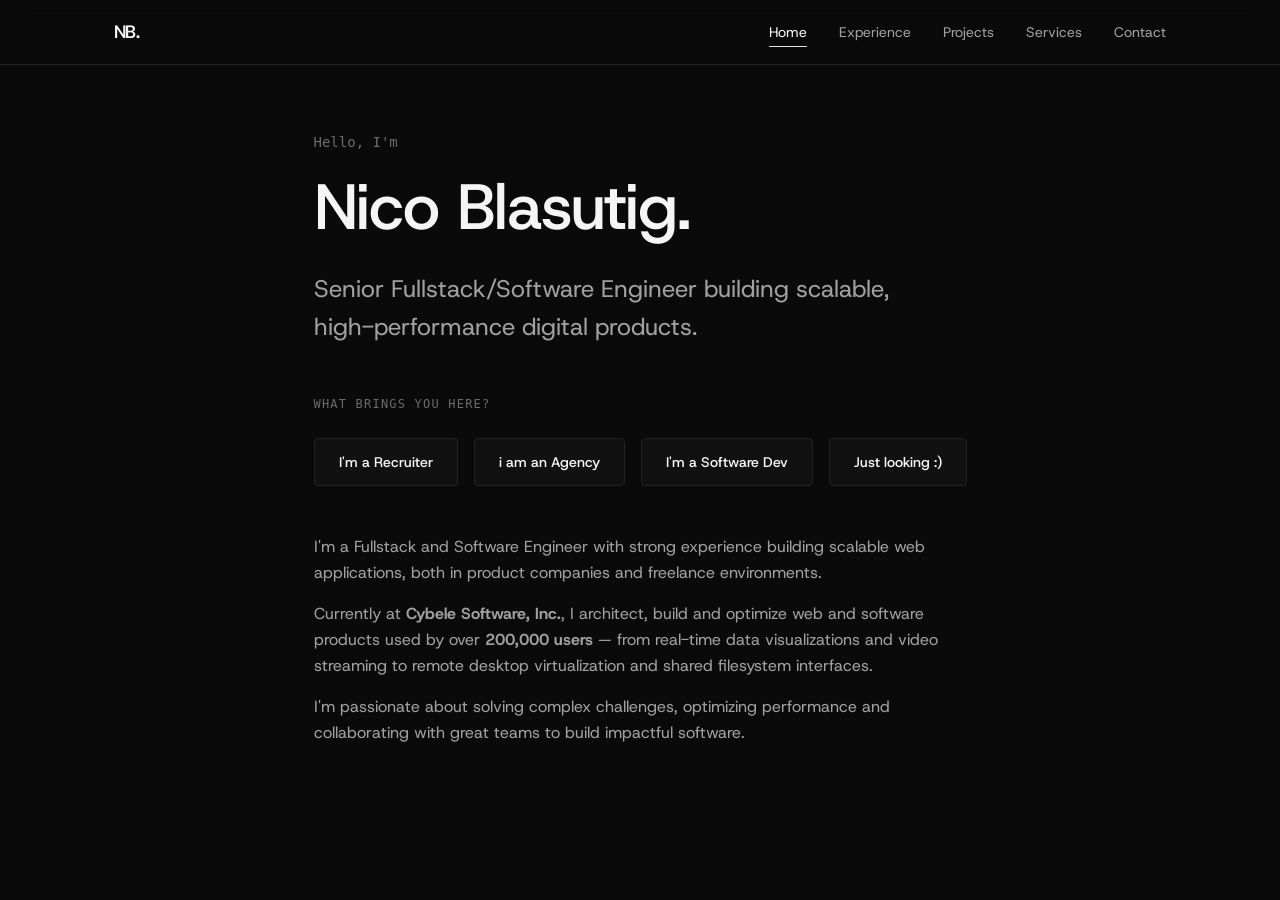
<file: index.html>
<!DOCTYPE html>
<html lang="en">
<head>
  <meta name="viewport" content="width=device-width, initial-scale=1.0">
  <title>Portfolio — Nico Blasutig</title>

  <link rel="preconnect" href="https://fonts.googleapis.com">
  <link rel="preconnect" href="https://fonts.gstatic.com" crossorigin>
  <link href="https://fonts.googleapis.com/css2?family=Host+Grotesk:wght@300;400;500;600;700&display=swap" rel="stylesheet">

  <link rel="stylesheet" href="./css/styles.css">
</head>
<body>

  <nav class="nav">
    <div class="container">
      <a href="./index.html" class="nav__logo">NB.</a>
      <div class="nav__links">
        <a href="./index.html">Home</a>
        <a href="./pages/experience.html">Experience</a>
        <a href="./pages/projects.html">Projects</a>
        <a href="./pages/services.html">Services</a>
        <a href="./pages/contact.html">Contact</a>
      </div>
    </div>
  </nav>

  <section class="hero">
    <div class="container">
      <div class="hero__content">
        <p class="hero__greeting">Hello, I'm</p>
        <h1 class="hero__title">Nico Blasutig.</h1>
        <p class="hero__subtitle">
          Senior Fullstack/Software Engineer building scalable, high-performance digital products.
        </p>

        <div class="hero__cta">
          <span class="hero__cta-label">What brings you here?</span>
          <div class="hero__cta-buttons">
            <button class="btn" data-redirect="recruiter">I'm a Recruiter</button>
            <a class="btn" href="./pages/services.html">i am an Agency</a>
            <button class="btn" data-redirect="developer">I'm a Software Dev</button>
            <button class="btn" data-redirect="projects">Just looking :)</button>
          </div>
        </div>

        <div class="hero__about">
          <p>
            I'm a Fullstack and Software Engineer with strong experience building scalable web applications, both in product companies and freelance environments.
          </p>
          <p>
            Currently at <strong>Cybele Software, Inc.</strong>, I architect, build and optimize web and software products used by over <strong>200,000 users</strong> — from real-time data visualizations and video streaming to remote desktop virtualization and shared filesystem interfaces.
          </p>
          <p>
            I'm passionate about solving complex challenges, optimizing performance and collaborating with great teams to build impactful software.
          </p>
        </div>
      </div>
    </div>
  </section>

  <script src="./js/main.js"></script>
</body>
</html>
</file>
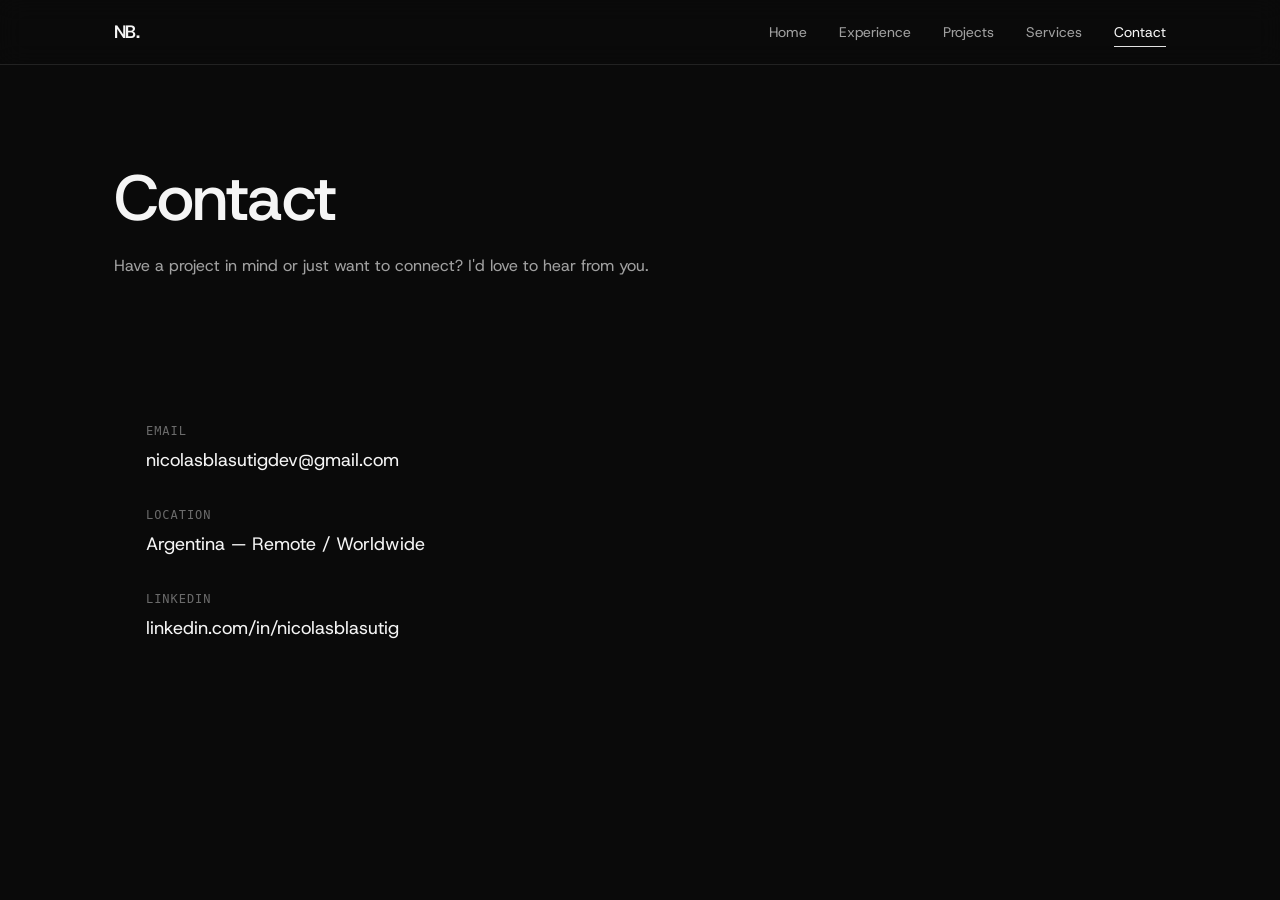
<file: pages/contact.html>
<!DOCTYPE html>
<html lang="en">
<head>
  <meta charset="UTF-8">
  <meta name="viewport" content="width=device-width, initial-scale=1.0">
  <title>Portfolio — Contact</title>

  <link rel="preconnect" href="https://fonts.googleapis.com">
  <link rel="preconnect" href="https://fonts.gstatic.com" crossorigin>
  <link href="https://fonts.googleapis.com/css2?family=Host+Grotesk:wght@300;400;500;600;700&display=swap" rel="stylesheet">

  <link rel="stylesheet" href="../css/styles.css">
</head>
<body>

  <nav class="nav">
    <div class="container">
      <a href="../index.html" class="nav__logo">NB.</a>
      <div class="nav__links">
        <a href="../index.html">Home</a>
        <a href="./experience.html">Experience</a>
        <a href="./projects.html">Projects</a>
        <a href="./services.html">Services</a>
        <a href="./contact.html">Contact</a>
      </div>
    </div>
  </nav>

  <section class="page-header">
    <div class="container">
      <h1>Contact</h1>
      <p>Have a project in mind or just want to connect? I'd love to hear from you.</p>
    </div>
  </section>

  <section>
    <div class="container">
      <div class="contact-info" style="gap: var(--space-8);">
        <div class="contact-info__item">
          <span class="contact-info__label">Email</span>
          <span class="contact-info__value">
            <a href="mailto:nicolasblasutigdev@gmail.com">nicolasblasutigdev@gmail.com</a>
          </span>
        </div>
        <div class="contact-info__item">
          <span class="contact-info__label">Location</span>
          <span class="contact-info__value">Argentina — Remote / Worldwide</span>
        </div>
        <div class="contact-info__item">
          <span class="contact-info__label">LinkedIn</span>
          <span class="contact-info__value">
            <a href="https://www.linkedin.com/in/nicolasblasutig/" target="_blank" rel="noopener">linkedin.com/in/nicolasblasutig</a>
          </span>
        </div>
      </div>
    </div>
  </section>

  <script src="../js/main.js"></script>
</body>
</html>
</file>
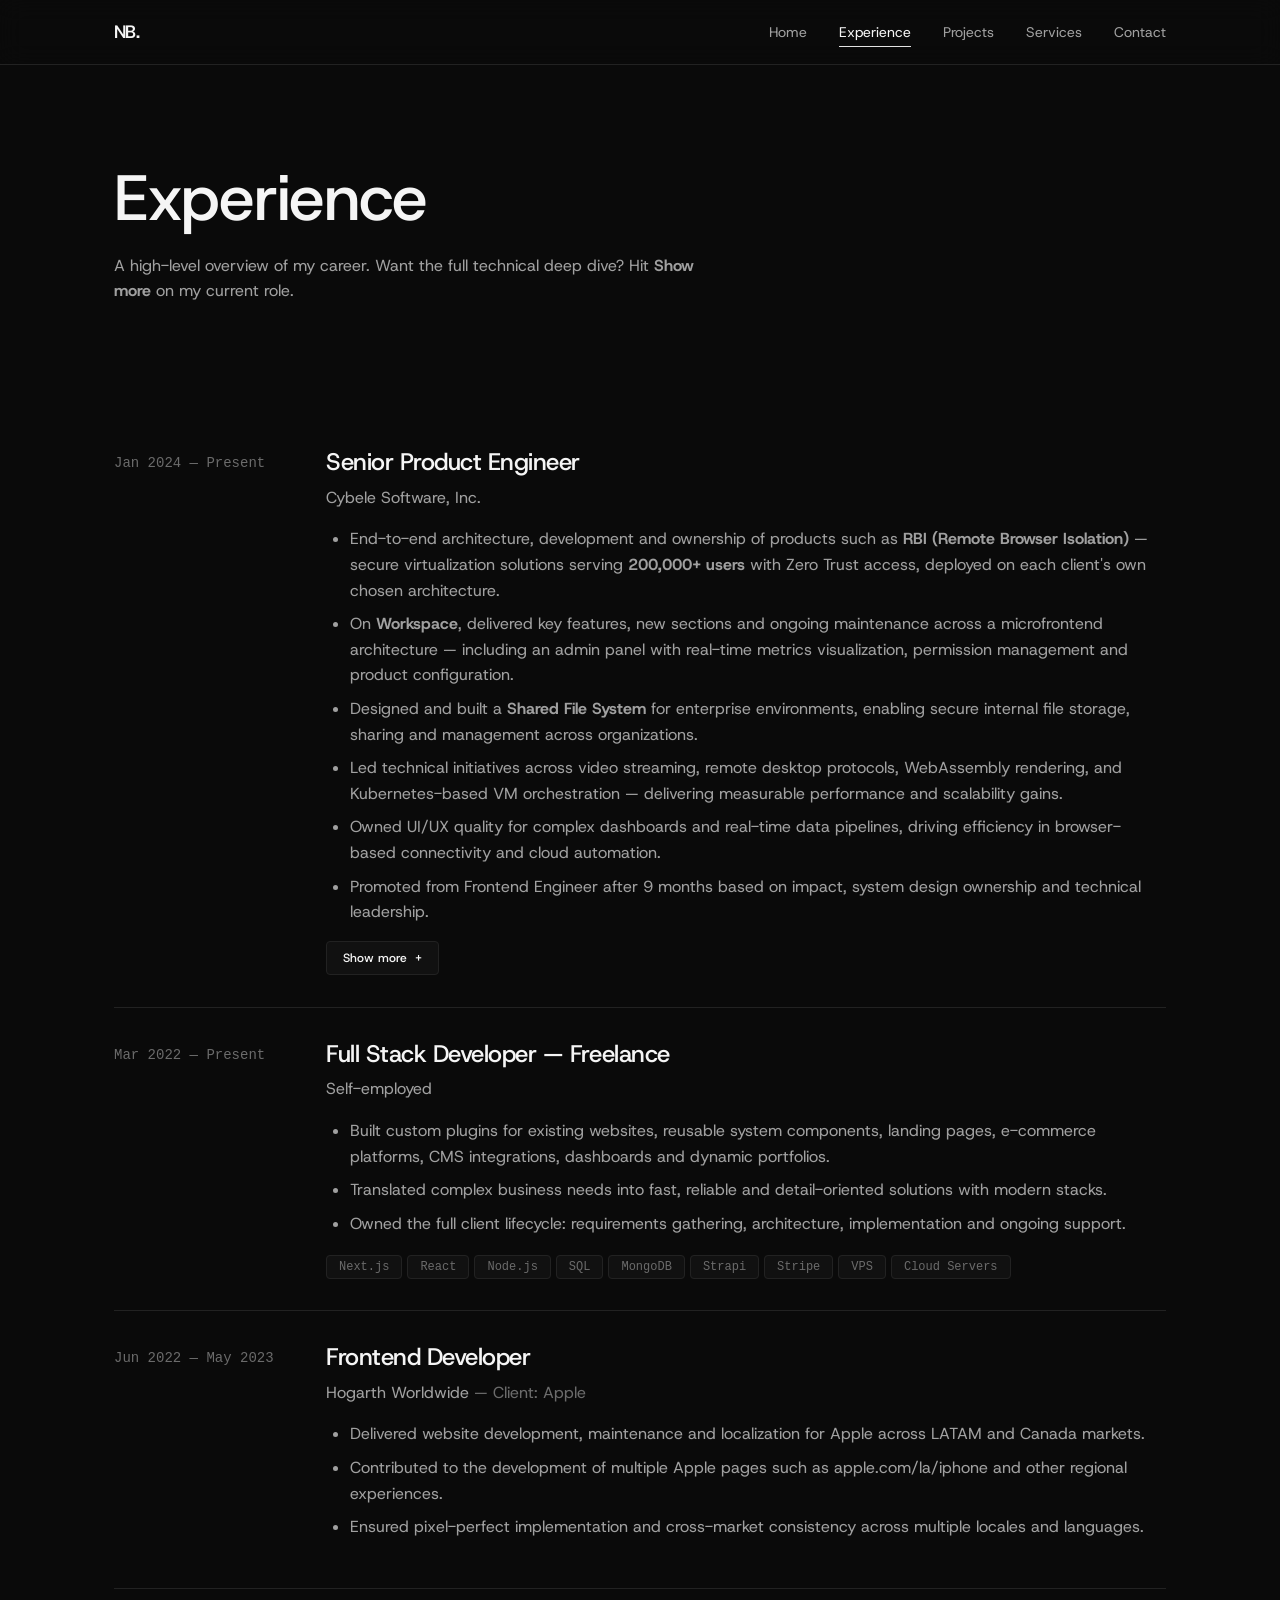
<file: pages/experience.html>
<!DOCTYPE html>
<html lang="en">
<head>
  <meta charset="UTF-8">
  <meta name="viewport" content="width=device-width, initial-scale=1.0">
  <title>Portfolio — Experience</title>

  <link rel="preconnect" href="https://fonts.googleapis.com">
  <link rel="preconnect" href="https://fonts.gstatic.com" crossorigin>
  <link href="https://fonts.googleapis.com/css2?family=Host+Grotesk:wght@300;400;500;600;700&display=swap" rel="stylesheet">

  <link rel="stylesheet" href="../css/styles.css">
</head>
<body>

  <nav class="nav">
    <div class="container">
      <a href="../index.html" class="nav__logo">NB.</a>
      <div class="nav__links">
        <a href="../index.html">Home</a>
        <a href="./experience.html">Experience</a>
        <a href="./projects.html">Projects</a>
        <a href="./services.html">Services</a>
        <a href="./contact.html">Contact</a>
      </div>
    </div>
  </nav>

  <section class="page-header">
    <div class="container">
      <h1>Experience</h1>
      <p>A high-level overview of my career. Want the full technical deep dive? Hit <strong>Show more</strong> on my current role.</p>
    </div>
  </section>

  <section>
    <div class="container">
      <div class="timeline">

        <!-- Cybele Software -->
        <div class="timeline__item">
          <div class="timeline__date">Jan 2024 — Present</div>
          <div class="timeline__content">
            <h3>Senior Product Engineer</h3>
            <p class="company">Cybele Software, Inc.</p>
            <div class="timeline__summary">
              <ul>
                <li>End-to-end architecture, development and ownership of products such as <strong>RBI (Remote Browser Isolation)</strong> — secure virtualization solutions serving <strong>200,000+ users</strong> with Zero Trust access, deployed on each client's own chosen architecture.</li>
                <li>On <strong>Workspace</strong>, delivered key features, new sections and ongoing maintenance across a microfrontend architecture — including an admin panel with real-time metrics visualization, permission management and product configuration.</li>
                <li>Designed and built a <strong>Shared File System</strong> for enterprise environments, enabling secure internal file storage, sharing and management across organizations.</li>
                <li>Led technical initiatives across video streaming, remote desktop protocols, WebAssembly rendering, and Kubernetes-based VM orchestration — delivering measurable performance and scalability gains.</li>
                <li>Owned UI/UX quality for complex dashboards and real-time data pipelines, driving efficiency in browser-based connectivity and cloud automation.</li>
                <li>Promoted from Frontend Engineer after 9 months based on impact, system design ownership and technical leadership.</li>
              </ul>
            </div>
            <button class="btn btn--sm" data-toggle-details="cybele-details">Show more <span aria-hidden="true">+</span></button>
            <div class="timeline__details" id="cybele-details">
              <h4>Technical Details</h4>
              <ul>
                <li><strong>Workspace SPA:</strong> Feature development, new section implementation and maintenance of the product suite configurator. Each client deploys on their own chosen infrastructure. Built with microfrontends, Vue, TanStack Query, SCSS and advanced form validation.</li>
                <li><strong>RBI (Remote Browser Isolation):</strong> End-to-end architecture and development of secure browser isolation product with Zero Trust access, video streaming and remote desktop virtualization.</li>
                <li><strong>Messaging Architecture:</strong> Designed and implemented a node-to-node messaging protocol using Protocol Buffers for efficient, type-safe communication across distributed services.</li>
                <li><strong>Video & Rendering:</strong> Implemented efficient video streaming pipelines and WebAssembly-based video rendering for low-latency browser experiences.</li>
                <li><strong>Remote Desktop:</strong> Developed RDP (Remote Desktop Protocol) management features and RFB protocol integration with noVNC client for in-browser remote access.</li>
                <li><strong>Real-time Media:</strong> Engineered real-time audio streaming using Audio Worklets and parallel processing via Web Workers, Shared Workers and Service Workers.</li>
                <li><strong>Infrastructure:</strong> Orchestrated Kubernetes Pods for on-demand Linux VM deployment, controlled directly from a browser iframe. Built reverse-proxy products and automated cloud scalability.</li>
                <li><strong>Shared File System:</strong> Architected and developed an internal enterprise file system for secure storage, sharing and management across organizations. Included permission-based access, folder hierarchies and cross-platform compatibility.</li>
                <li><strong>Cross-OS Integration:</strong> Implemented clipboard syncing between client OS and remote OS with full format support.</li>
                <li><strong>Frontend Engineer (May 2023 — Jan 2024):</strong> Delivered core product features across JavaScript, Vue.js, Sass, React and TypeScript before promotion.</li>
              </ul>
              <div class="tag-list">
                <span class="tag">JavaScript</span>
                <span class="tag">React</span>
                <span class="tag">Vue.js</span>
                <span class="tag">Golang</span>
                <span class="tag">TypeScript</span>
                <span class="tag">Node.js</span>
                <span class="tag">Microfrontends</span>
                <span class="tag">TanStack Query</span>
                <span class="tag">WebSockets</span>
                <span class="tag">Protobuf</span>
                <span class="tag">WebAssembly</span>
                <span class="tag">Web Workers</span>
                <span class="tag">Audio Worklets</span>
                <span class="tag">RDP</span>
                <span class="tag">RFB / noVNC</span>
                <span class="tag">Kubernetes</span>
                <span class="tag">Reverse Proxy</span>
                <span class="tag">SCSS</span>
                <span class="tag">Git</span>
                <span class="tag">CI/CD</span>
              </div>
            </div>
          </div>
        </div>

        <!-- Freelance -->
        <div class="timeline__item">
          <div class="timeline__date">Mar 2022 — Present</div>
          <div class="timeline__content">
            <h3>Full Stack Developer — Freelance</h3>
            <p class="company">Self-employed</p>
            <div class="timeline__summary">
              <ul>
                <li>Built custom plugins for existing websites, reusable system components, landing pages, e-commerce platforms, CMS integrations, dashboards and dynamic portfolios.</li>
                <li>Translated complex business needs into fast, reliable and detail-oriented solutions with modern stacks.</li>
                <li>Owned the full client lifecycle: requirements gathering, architecture, implementation and ongoing support.</li>
              </ul>
            </div>
            <div class="tag-list" style="margin-top: var(--space-4);">
              <span class="tag">Next.js</span>
              <span class="tag">React</span>
              <span class="tag">Node.js</span>
              <span class="tag">SQL</span>
              <span class="tag">MongoDB</span>
              <span class="tag">Strapi</span>
              <span class="tag">Stripe</span>
              <span class="tag">VPS</span>
              <span class="tag">Cloud Servers</span>
            </div>
          </div>
        </div>

        <!-- Hogarth Worldwide -->
        <div class="timeline__item">
          <div class="timeline__date">Jun 2022 — May 2023</div>
          <div class="timeline__content">
            <h3>Frontend Developer</h3>
            <p class="company">Hogarth Worldwide <span style="color: var(--text-muted);">— Client: Apple</span></p>
            <div class="timeline__summary">
              <ul>
                <li>Delivered website development, maintenance and localization for Apple across LATAM and Canada markets.</li>
                <li>Contributed to the development of multiple Apple pages such as <a href="https://www.apple.com/la/iphone/" target="_blank" rel="noopener">apple.com/la/iphone</a> and other regional experiences.</li>
                <li>Ensured pixel-perfect implementation and cross-market consistency across multiple locales and languages.</li>
              </ul>
            </div>
          </div>
        </div>

      </div>
    </div>
  </section>

  <script src="../js/main.js"></script>
</body>
</html>
</file>
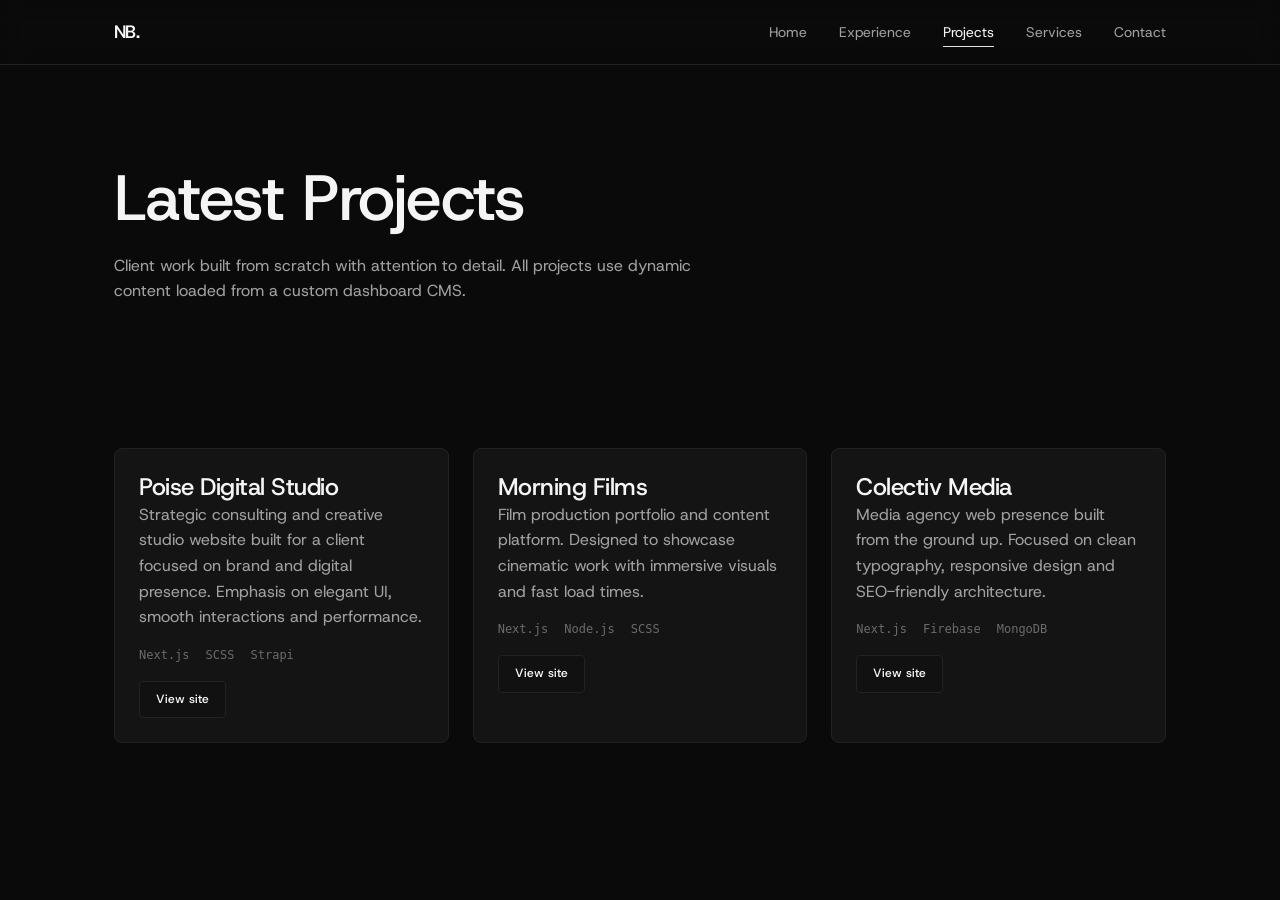
<file: pages/projects.html>
<!DOCTYPE html>
<html lang="en">
<head>
  <meta charset="UTF-8">
  <meta name="viewport" content="width=device-width, initial-scale=1.0">
  <title>Portfolio — Projects</title>

  <link rel="preconnect" href="https://fonts.googleapis.com">
  <link rel="preconnect" href="https://fonts.gstatic.com" crossorigin>
  <link href="https://fonts.googleapis.com/css2?family=Host+Grotesk:wght@300;400;500;600;700&display=swap" rel="stylesheet">

  <link rel="stylesheet" href="../css/styles.css">
</head>
<body>

  <nav class="nav">
    <div class="container">
      <a href="../index.html" class="nav__logo">NB.</a>
      <div class="nav__links">
        <a href="../index.html">Home</a>
        <a href="./experience.html">Experience</a>
        <a href="./projects.html">Projects</a>
        <a href="./services.html">Services</a>
        <a href="./contact.html">Contact</a>
      </div>
    </div>
  </nav>

  <section class="page-header">
    <div class="container">
      <h1>Latest Projects</h1>
      <p>Client work built from scratch with attention to detail. All projects use dynamic content loaded from a custom dashboard CMS.</p>
    </div>
  </section>

  <section>
    <div class="container">
      <div class="projects-grid">

        <article class="card project-card">
          <h3>Poise Digital Studio</h3>
          <p>Strategic consulting and creative studio website built for a client focused on brand and digital presence. Emphasis on elegant UI, smooth interactions and performance.</p>
          <div class="project-card__meta">
            <span>Next.js</span>
            <span>SCSS</span>
            <span>Strapi</span>
          </div>
          <div style="margin-top: var(--space-4);">
            <a href="https://poisedigitalstudio.com/en" target="_blank" rel="noopener" class="btn btn--sm">View site</a>
          </div>
        </article>

        <article class="card project-card">
          <h3>Morning Films</h3>
          <p>Film production portfolio and content platform. Designed to showcase cinematic work with immersive visuals and fast load times.</p>
          <div class="project-card__meta">
            <span>Next.js</span>
            <span>Node.js</span>
            <span>SCSS</span>
          </div>
          <div style="margin-top: var(--space-4);">
            <a href="https://morningfilms.net/" target="_blank" rel="noopener" class="btn btn--sm">View site</a>
          </div>
        </article>

        <article class="card project-card">
          <h3>Colectiv Media</h3>
          <p>Media agency web presence built from the ground up. Focused on clean typography, responsive design and SEO-friendly architecture.</p>
          <div class="project-card__meta">
            <span>Next.js</span>
            <span>Firebase</span>
            <span>MongoDB</span>
          </div>
          <div style="margin-top: var(--space-4);">
            <a href="https://colectivmedia.com/" target="_blank" rel="noopener" class="btn btn--sm">View site</a>
          </div>
        </article>

      </div>
    </div>
  </section>

  <script src="../js/main.js"></script>
</body>
</html>
</file>
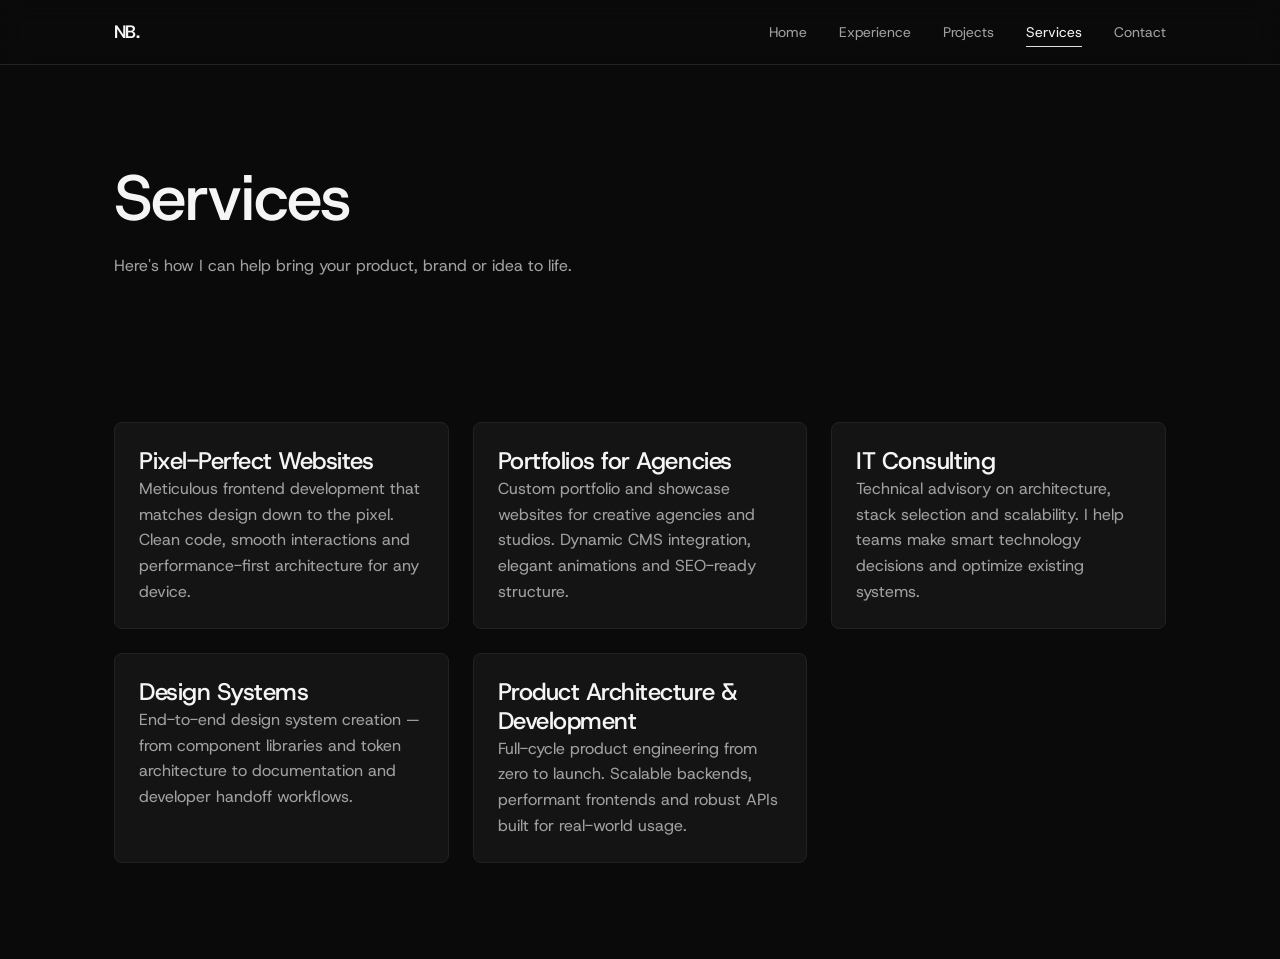
<file: pages/services.html>
<!DOCTYPE html>
<html lang="en">
<head>
  <meta charset="UTF-8">
  <meta name="viewport" content="width=device-width, initial-scale=1.0">
  <title>Portfolio — Services</title>

  <link rel="preconnect" href="https://fonts.googleapis.com">
  <link rel="preconnect" href="https://fonts.gstatic.com" crossorigin>
  <link href="https://fonts.googleapis.com/css2?family=Host+Grotesk:wght@300;400;500;600;700&display=swap" rel="stylesheet">

  <link rel="stylesheet" href="../css/styles.css">
</head>
<body>

  <nav class="nav">
    <div class="container">
      <a href="../index.html" class="nav__logo">NB.</a>
      <div class="nav__links">
        <a href="../index.html">Home</a>
        <a href="./experience.html">Experience</a>
        <a href="./projects.html">Projects</a>
        <a href="./services.html">Services</a>
        <a href="./contact.html">Contact</a>
      </div>
    </div>
  </nav>

  <section class="page-header">
    <div class="container">
      <h1>Services</h1>
      <p>Here's how I can help bring your product, brand or idea to life.</p>
    </div>
  </section>

  <section>
    <div class="container">
      <div class="projects-grid">

        <article class="card project-card">
          <h3>Pixel-Perfect Websites</h3>
          <p>Meticulous frontend development that matches design down to the pixel. Clean code, smooth interactions and performance-first architecture for any device.</p>
        </article>

        <article class="card project-card">
          <h3>Portfolios for Agencies</h3>
          <p>Custom portfolio and showcase websites for creative agencies and studios. Dynamic CMS integration, elegant animations and SEO-ready structure.</p>
        </article>

        <article class="card project-card">
          <h3>IT Consulting</h3>
          <p>Technical advisory on architecture, stack selection and scalability. I help teams make smart technology decisions and optimize existing systems.</p>
        </article>

        <article class="card project-card">
          <h3>Design Systems</h3>
          <p>End-to-end design system creation — from component libraries and token architecture to documentation and developer handoff workflows.</p>
        </article>

        <article class="card project-card">
          <h3>Product Architecture & Development</h3>
          <p>Full-cycle product engineering from zero to launch. Scalable backends, performant frontends and robust APIs built for real-world usage.</p>
        </article>

      </div>
    </div>
  </section>

  <script src="../js/main.js"></script>
</body>
</html>
</file>
<file: css/styles.css>
/* ==========================================
   VARIABLES
   ========================================== */
:root {
  /* Colors - Dark Theme Minimalist */
  --bg-primary: #0a0a0a;
  --bg-secondary: #111111;
  --bg-tertiary: #1a1a1a;
  --bg-card: #141414;

  --text-primary: #f5f5f5;
  --text-secondary: #a0a0a0;
  --text-muted: #6b6b6b;

  --accent: #e2e2e2;
  --accent-hover: #ffffff;
  --border: #222222;
  --border-hover: #333333;

  /* Fonts */
  --font-primary: 'Host Grotesk', sans-serif;
  --font-mono: 'SF Mono', 'Fira Code', 'Consolas', monospace;

  /* Font Sizes */
  --text-xs: 0.75rem;
  --text-sm: 0.875rem;
  --text-base: 1rem;
  --text-lg: 1.125rem;
  --text-xl: 1.5rem;
  --text-2xl: 2rem;
  --text-3xl: 3rem;
  --text-4xl: 4rem;

  /* Spacing */
  --space-1: 0.25rem;
  --space-2: 0.5rem;
  --space-3: 0.75rem;
  --space-4: 1rem;
  --space-6: 1.5rem;
  --space-8: 2rem;
  --space-12: 3rem;
  --space-16: 4rem;
  --space-24: 6rem;
  --space-32: 8rem;

  /* Layout */
  --max-width: 1100px;
  --radius: 8px;
  --radius-sm: 4px;

  /* Transitions */
  --transition-fast: 150ms ease;
  --transition-base: 250ms ease;
}

/* ==========================================
   RESET & BASE
   ========================================== */
*, *::before, *::after {
  box-sizing: border-box;
  margin: 0;
  padding: 0;
}

html {
  scroll-behavior: smooth;
}

body {
  font-family: var(--font-primary);
  font-size: var(--text-base);
  color: var(--text-primary);
  background-color: var(--bg-primary);
  line-height: 1.6;
  -webkit-font-smoothing: antialiased;
  -moz-osx-font-smoothing: grayscale;
}

a {
  color: inherit;
  text-decoration: none;
  transition: color var(--transition-fast);
}

img {
  max-width: 100%;
  display: block;
}

ul, ol {
  list-style: none;
}

/* ==========================================
   TYPOGRAPHY
   ========================================== */
h1, h2, h3, h4 {
  font-weight: 500;
  line-height: 1.2;
  letter-spacing: -0.02em;
}

h1 { font-size: var(--text-4xl); }
h2 { font-size: var(--text-3xl); }
h3 { font-size: var(--text-xl); }

p {
  color: var(--text-secondary);
}

.text-muted {
  color: var(--text-muted);
}

.text-accent {
  color: var(--accent);
}

/* ==========================================
   LAYOUT
   ========================================== */
.container {
  max-width: var(--max-width);
  margin: 0 auto;
  padding: 0 var(--space-6);
}

section {
  padding: var(--space-24) 0;
}

/* ==========================================
   NAVIGATION
   ========================================== */
.nav {
  position: fixed;
  top: 0;
  left: 0;
  right: 0;
  z-index: 100;
  background: rgba(10, 10, 10, 0.8);
  backdrop-filter: blur(12px);
  border-bottom: 1px solid var(--border);
}

.nav .container {
  display: flex;
  align-items: center;
  justify-content: space-between;
  height: 64px;
}

.nav__logo {
  font-weight: 600;
  font-size: var(--text-lg);
  letter-spacing: -0.03em;
}

.nav__links {
  display: flex;
  gap: var(--space-8);
}

.nav__links a {
  font-size: var(--text-sm);
  color: var(--text-secondary);
  position: relative;
}

.nav__links a:hover,
.nav__links a.active {
  color: var(--text-primary);
}

.nav__links a.active::after {
  content: '';
  position: absolute;
  bottom: -4px;
  left: 0;
  width: 100%;
  height: 1px;
  background: var(--accent);
}

/* ==========================================
   HERO / HOME
   ========================================== */
.hero {
  min-height: 100vh;
  display: flex;
  align-items: center;
  padding-top: calc(64px + var(--space-6));
}

.hero__content {
  max-width: 800px;
}

.hero__greeting {
  font-family: var(--font-mono);
  font-size: var(--text-sm);
  color: var(--text-muted);
  margin-bottom: var(--space-4);
}

.hero__title {
  margin-bottom: var(--space-6);
}

.hero__subtitle {
  font-size: var(--text-xl);
  max-width: 600px;
  margin-bottom: var(--space-12);
}

.hero__cta {
  display: flex;
  flex-direction: column;
  gap: var(--space-6);
}

.hero__cta-label {
  font-family: var(--font-mono);
  font-size: var(--text-xs);
  text-transform: uppercase;
  letter-spacing: 0.1em;
  color: var(--text-muted);
}

.hero__cta-buttons {
  display: flex;
  flex-wrap: wrap;
  gap: var(--space-4);
}

.hero__about {
  margin-top: var(--space-12);
  max-width: 640px;
}

.hero__about p {
  margin-bottom: var(--space-4);
}

/* ==========================================
   BUTTONS
   ========================================== */
.btn {
  display: inline-flex;
  align-items: center;
  justify-content: center;
  padding: var(--space-3) var(--space-6);
  font-family: var(--font-primary);
  font-size: var(--text-sm);
  font-weight: 500;
  border-radius: var(--radius-sm);
  border: 1px solid var(--border);
  background: var(--bg-secondary);
  color: var(--text-primary);
  cursor: pointer;
  transition: all var(--transition-fast);
}

.btn:hover {
  border-color: var(--border-hover);
  background: var(--bg-tertiary);
  transform: translateY(-1px);
}

.btn--primary {
  background: var(--text-primary);
  color: var(--bg-primary);
  border-color: var(--text-primary);
}

.btn--primary:hover {
  background: var(--accent-hover);
  border-color: var(--accent-hover);
}

.btn--outline {
  background: transparent;
  border-color: var(--text-secondary);
  color: var(--text-secondary);
}

.btn--outline:hover {
  border-color: var(--text-primary);
  color: var(--text-primary);
  background: transparent;
}

.btn--sm {
  padding: var(--space-2) var(--space-4);
  font-size: var(--text-xs);
  gap: var(--space-2);
}

/* ==========================================
   PAGE HEADER
   ========================================== */
.page-header {
  padding-top: calc(64px + var(--space-24));
  padding-bottom: var(--space-12);
}

.page-header h1 {
  margin-bottom: var(--space-4);
}

.page-header p {
  max-width: 600px;
}

/* ==========================================
   CARDS
   ========================================== */
.card {
  background: var(--bg-card);
  border: 1px solid var(--border);
  border-radius: var(--radius);
  padding: var(--space-6);
  transition: border-color var(--transition-fast);
}

.card:hover {
  border-color: var(--border-hover);
}

/* ==========================================
   PROJECTS
   ========================================== */
.projects-grid {
  display: grid;
  grid-template-columns: repeat(auto-fill, minmax(320px, 1fr));
  gap: var(--space-6);
}

.project-card__meta {
  display: flex;
  gap: var(--space-4);
  margin-top: var(--space-4);
  font-family: var(--font-mono);
  font-size: var(--text-xs);
  color: var(--text-muted);
}

/* ==========================================
   EXPERIENCE / TIMELINE
   ========================================== */
.timeline {
  display: flex;
  flex-direction: column;
  gap: var(--space-8);
}

.timeline__item {
  display: grid;
  grid-template-columns: 180px 1fr;
  gap: var(--space-8);
  padding-bottom: var(--space-8);
  border-bottom: 1px solid var(--border);
}

.timeline__date {
  font-family: var(--font-mono);
  font-size: var(--text-sm);
  color: var(--text-muted);
  padding-top: var(--space-1);
}

.timeline__content h3 {
  margin-bottom: var(--space-2);
}

.timeline__content .company {
  color: var(--text-secondary);
  margin-bottom: var(--space-4);
}

.timeline__summary {
  color: var(--text-secondary);
  margin-bottom: var(--space-4);
}

.timeline__summary ul {
  list-style: disc;
  padding-left: var(--space-6);
  margin-top: var(--space-3);
}

.timeline__summary ul li {
  margin-bottom: var(--space-2);
}

/* Show more / details */
.timeline__details {
  display: none;
  margin-top: var(--space-4);
  padding-top: var(--space-4);
  border-top: 1px solid var(--border);
}

.timeline__details.is-open {
  display: block;
}

.timeline__details h4 {
  font-size: var(--text-sm);
  font-weight: 600;
  color: var(--text-primary);
  margin-bottom: var(--space-3);
  text-transform: uppercase;
  letter-spacing: 0.04em;
}

.timeline__details ul {
  list-style: disc;
  padding-left: var(--space-6);
  color: var(--text-secondary);
}

.timeline__details ul li {
  margin-bottom: var(--space-2);
}

.timeline__details .tag-list {
  display: flex;
  flex-wrap: wrap;
  gap: var(--space-2);
  margin-top: var(--space-3);
}

.tag {
  font-family: var(--font-mono);
  font-size: var(--text-xs);
  padding: var(--space-1) var(--space-3);
  background: var(--bg-secondary);
  border: 1px solid var(--border);
  border-radius: var(--radius-sm);
  color: var(--text-muted);
}

/* ==========================================
   CONTACT
   ========================================== */
.contact-grid {
  display: grid;
  grid-template-columns: 1fr 1fr;
  gap: var(--space-12);
}

.contact-info {
  display: flex;
  flex-direction: column;
  gap: var(--space-6);
  padding-left: var(--space-8);
}

.contact-info__item {
  display: flex;
  flex-direction: column;
  gap: var(--space-1);
}

.contact-info__label {
  font-family: var(--font-mono);
  font-size: var(--text-xs);
  text-transform: uppercase;
  letter-spacing: 0.08em;
  color: var(--text-muted);
}

.contact-info__value {
  font-size: var(--text-lg);
}

.contact-info__value a:hover {
  color: var(--accent-hover);
  text-decoration: underline;
  text-underline-offset: 4px;
}

.contact-form {
  display: flex;
  flex-direction: column;
  gap: var(--space-6);
}

.form-group {
  display: flex;
  flex-direction: column;
  gap: var(--space-2);
}

.form-group label {
  font-family: var(--font-mono);
  font-size: var(--text-xs);
  text-transform: uppercase;
  letter-spacing: 0.08em;
  color: var(--text-muted);
}

.form-group input,
.form-group textarea {
  font-family: var(--font-primary);
  font-size: var(--text-base);
  padding: var(--space-3) var(--space-4);
  background: var(--bg-secondary);
  border: 1px solid var(--border);
  border-radius: var(--radius-sm);
  color: var(--text-primary);
  outline: none;
  transition: border-color var(--transition-fast);
}

.form-group input:focus,
.form-group textarea:focus {
  border-color: var(--text-secondary);
}

.form-group textarea {
  min-height: 140px;
  resize: vertical;
}

/* ==========================================
   FOOTER
   ========================================== */
.footer {
  border-top: 1px solid var(--border);
  padding: var(--space-8) 0;
  margin-top: var(--space-24);
}

.footer .container {
  display: flex;
  justify-content: space-between;
  align-items: center;
}

.footer__copy {
  font-size: var(--text-sm);
  color: var(--text-muted);
}

.footer__social {
  display: flex;
  gap: var(--space-6);
}

.footer__social a {
  font-size: var(--text-sm);
  color: var(--text-muted);
}

.footer__social a:hover {
  color: var(--text-primary);
}

/* ==========================================
   RESPONSIVE
   ========================================== */
@media (max-width: 768px) {
  :root {
    --text-3xl: 2rem;
    --text-4xl: 2.5rem;
  }

  .nav__links {
    gap: var(--space-4);
  }

  .timeline__item {
    grid-template-columns: 1fr;
    gap: var(--space-2);
  }

  .contact-grid {
    grid-template-columns: 1fr;
  }

  .contact-info {
    padding-left: var(--space-4);
  }

  .projects-grid {
    grid-template-columns: 1fr;
  }

  .footer .container {
    flex-direction: column;
    gap: var(--space-4);
  }
}
</file>
